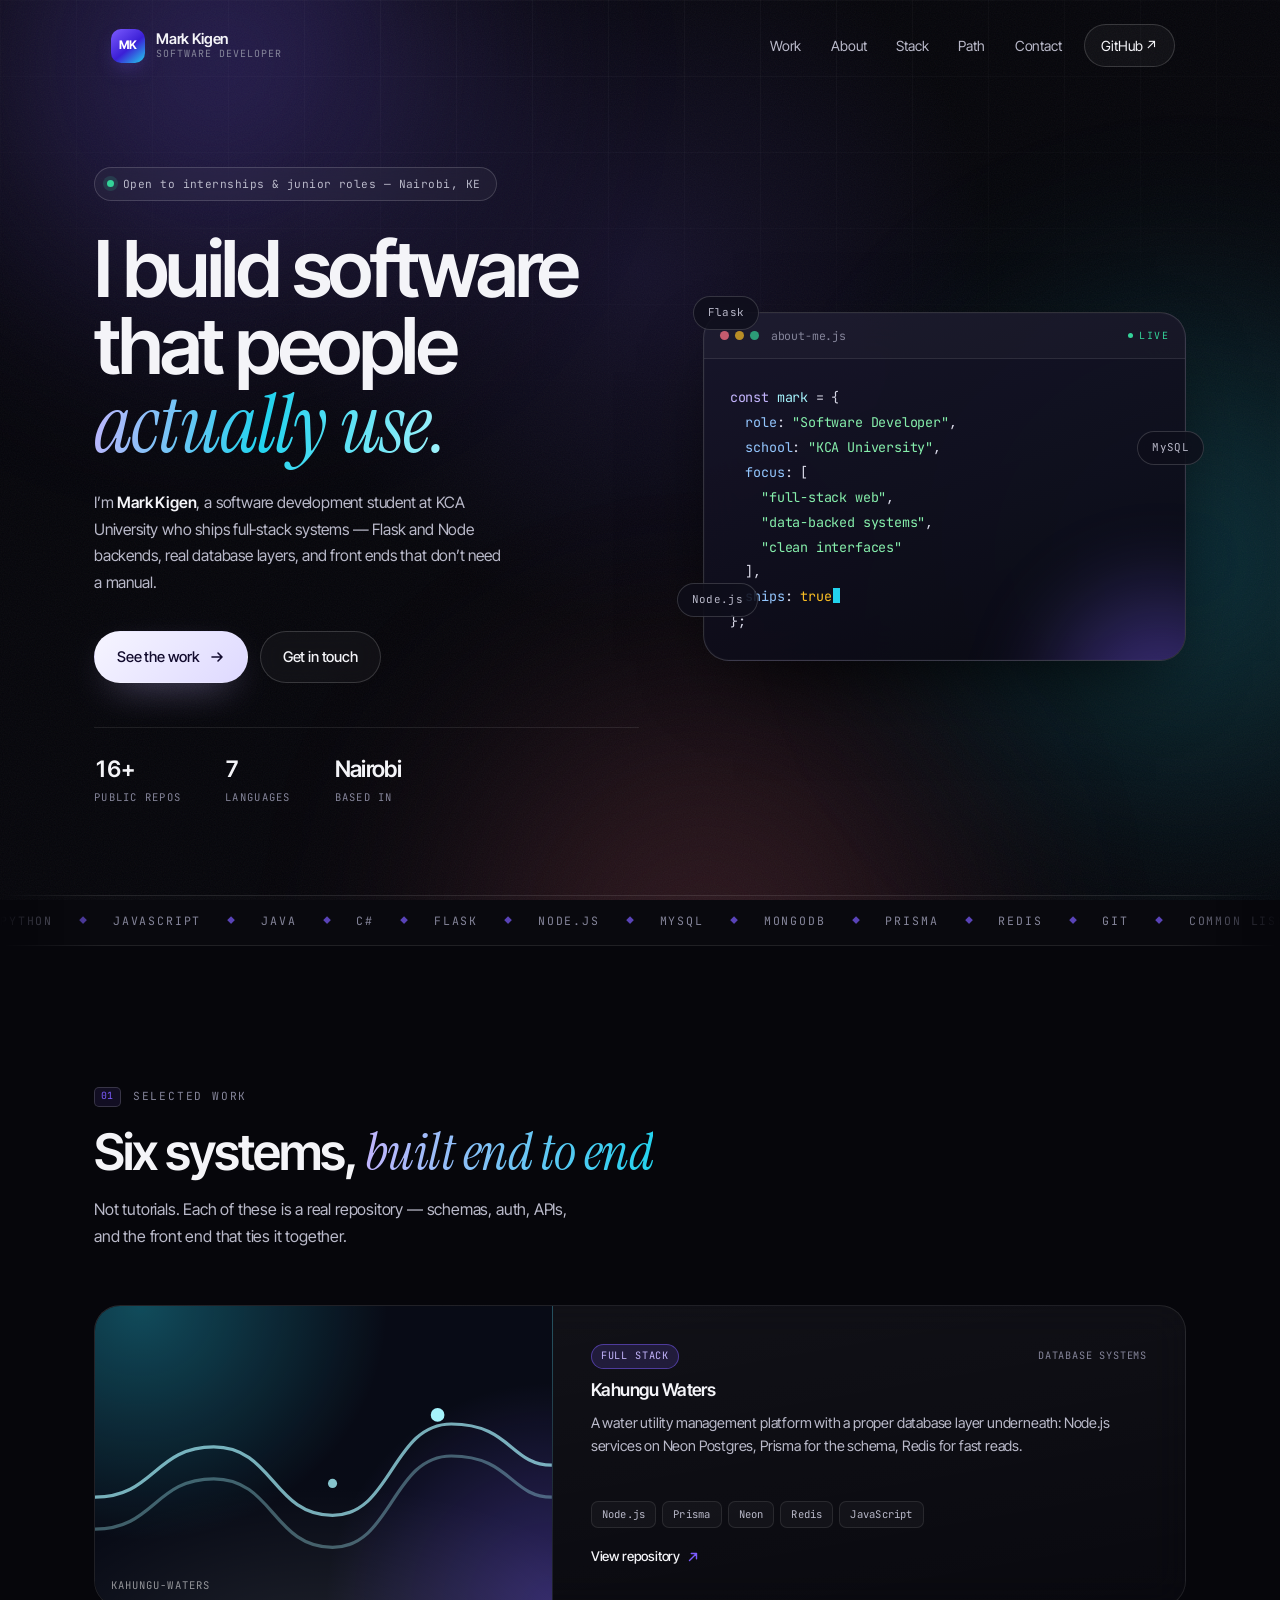
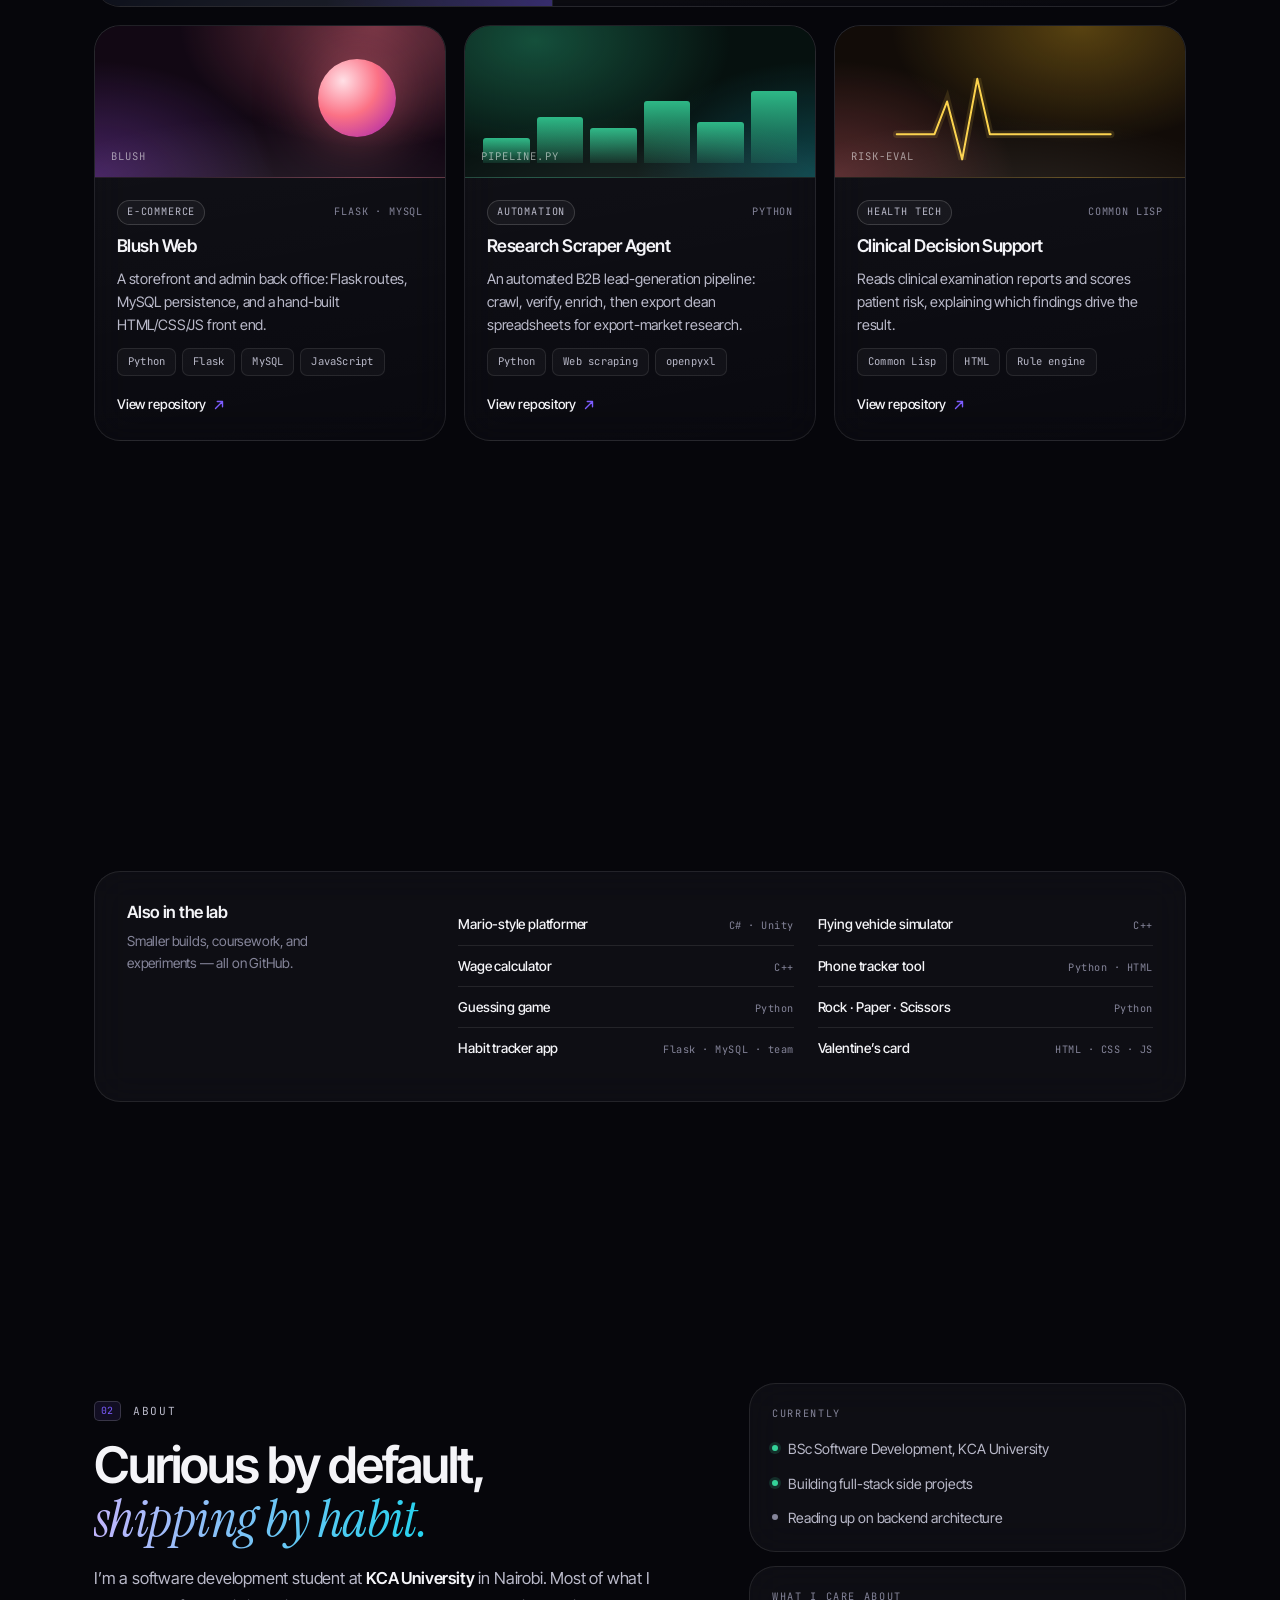
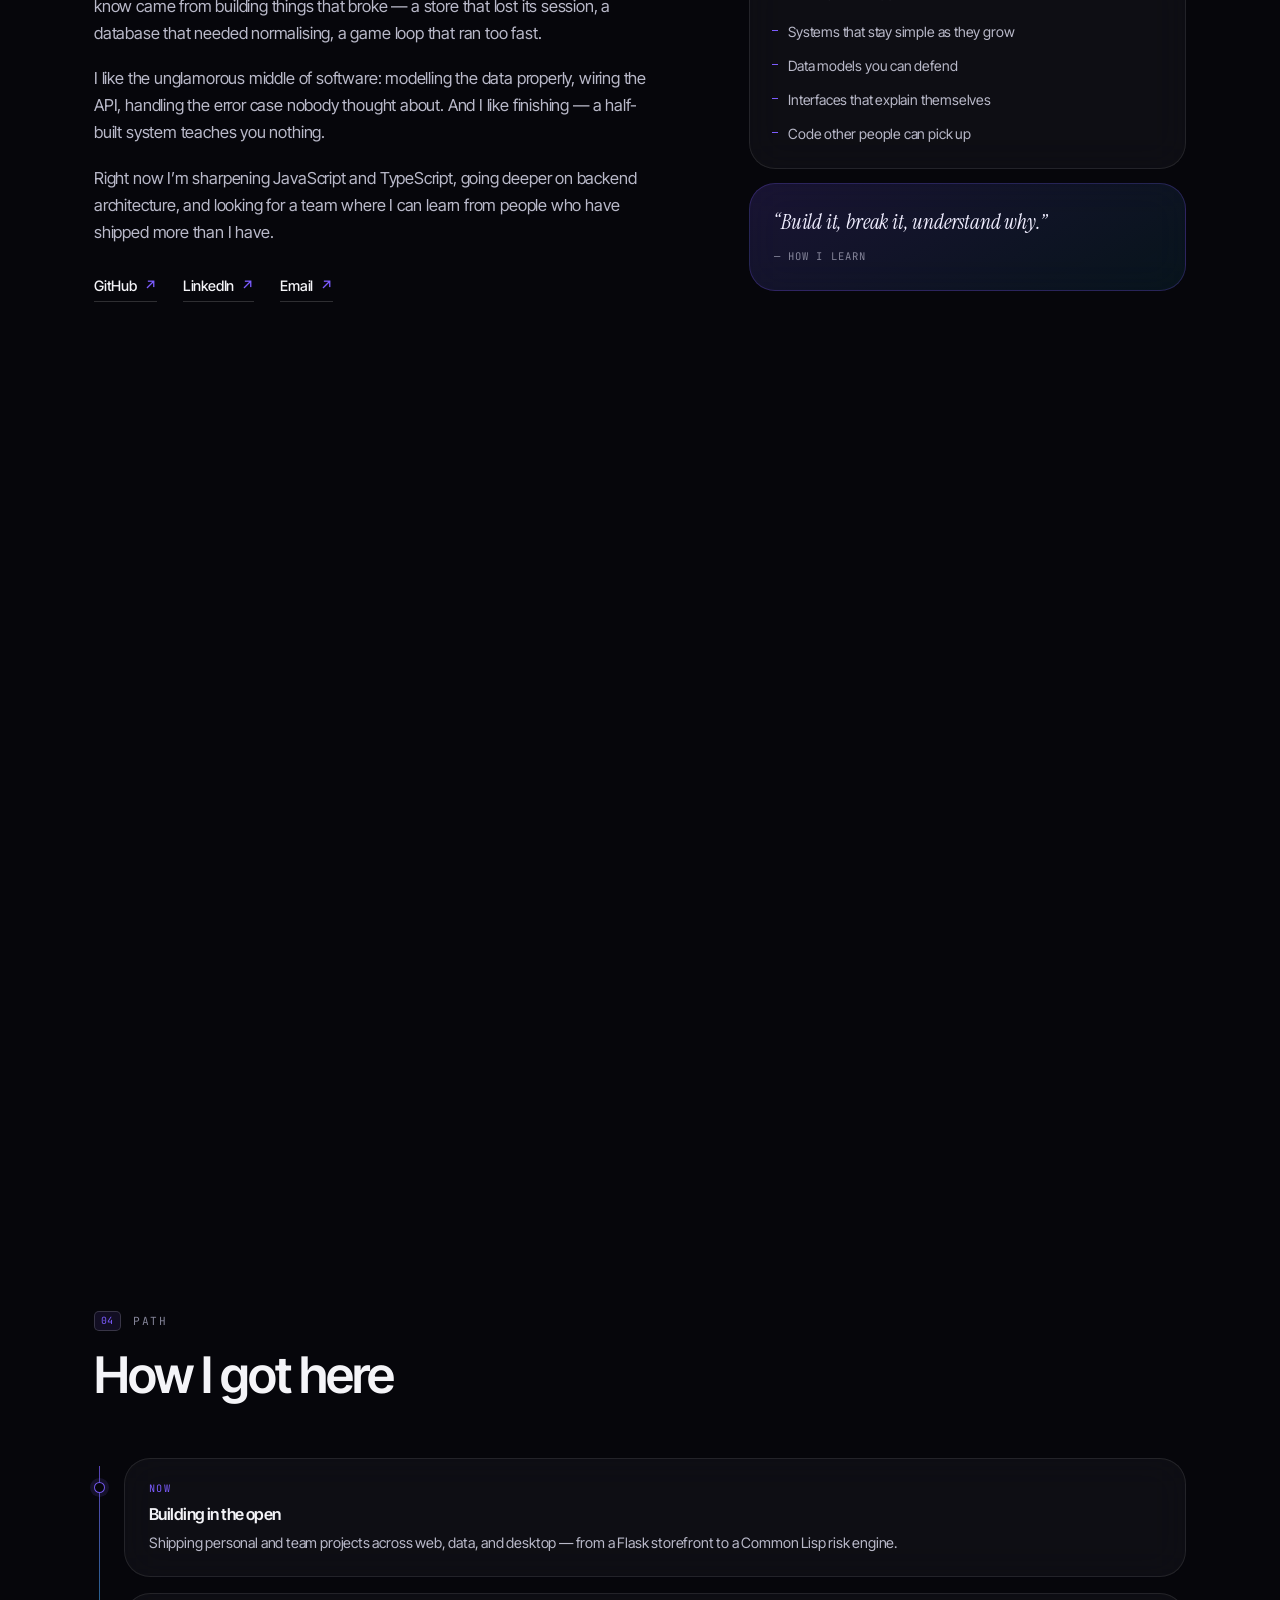
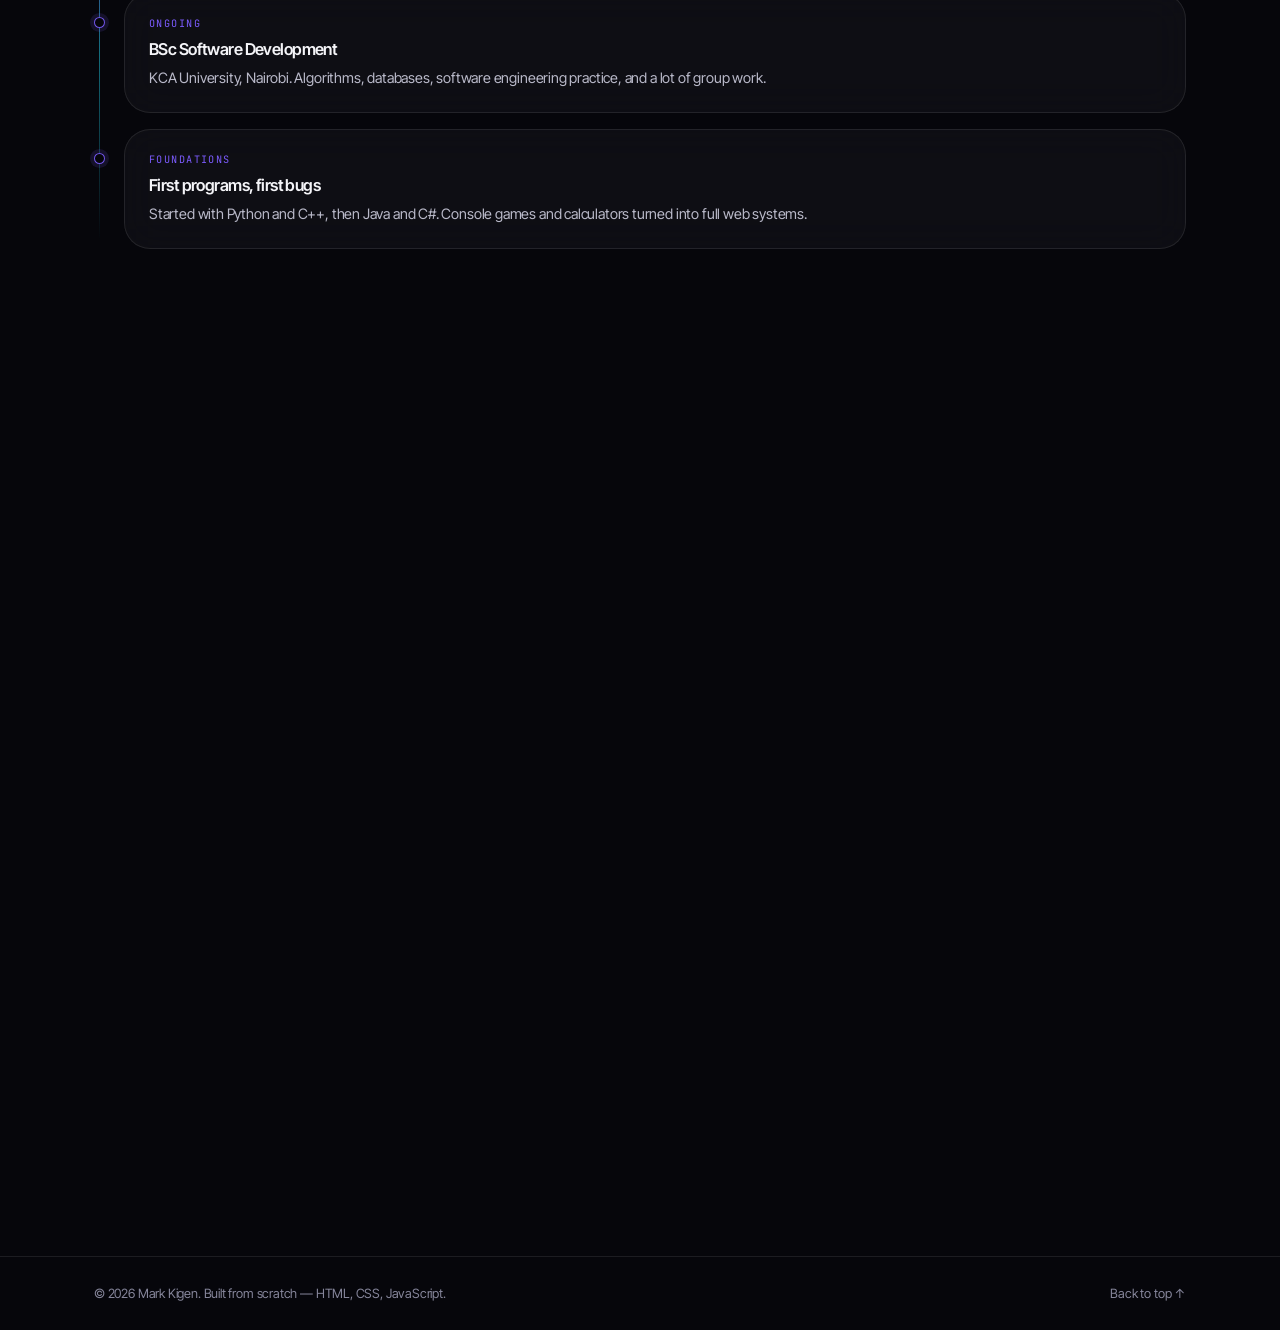
<file: index.html>
<!DOCTYPE html>
<html lang="en">
<head>
  <meta charset="UTF-8" />
  <meta name="viewport" content="width=device-width, initial-scale=1.0" />
  <title>Mark Kigen — Software Developer</title>

  <meta name="description" content="Mark Kigen — software developer in Nairobi, Kenya. I build full-stack systems: Flask and Node backends, MySQL, Prisma and Neon data layers, and interfaces that ship." />
  <meta name="author" content="Mark Kigen" />
  <meta name="theme-color" content="#06060b" />
  <link rel="canonical" href="https://kigenmark53.github.io/MyPortfolio/" />

  <meta property="og:type" content="website" />
  <meta property="og:title" content="Mark Kigen — Software Developer" />
  <meta property="og:description" content="Full-stack developer in Nairobi. Flask, Node, MySQL, Prisma, Java, Python — building systems that ship." />
  <meta property="og:url" content="https://kigenmark53.github.io/MyPortfolio/" />
  <meta property="og:image" content="https://kigenmark53.github.io/MyPortfolio/og-card.jpg" />
  <meta name="twitter:card" content="summary_large_image" />
  <meta name="twitter:title" content="Mark Kigen — Software Developer" />
  <meta name="twitter:description" content="Full-stack developer in Nairobi. Flask, Node, MySQL, Prisma, Java, Python." />
  <meta name="twitter:image" content="https://kigenmark53.github.io/MyPortfolio/og-card.jpg" />

  <link rel="icon" href="favicon.svg" type="image/svg+xml" />
  <link rel="apple-touch-icon" href="favicon.svg" />

  <link rel="preconnect" href="https://fonts.googleapis.com" />
  <link rel="preconnect" href="https://fonts.gstatic.com" crossorigin />
  <link href="https://fonts.googleapis.com/css2?family=Inter+Tight:wght@400;500;600;700&family=Instrument+Serif:ital@0;1&family=JetBrains+Mono:wght@400;500&display=swap" rel="stylesheet" />

  <link rel="stylesheet" href="style.css" />
  <noscript>
    <style>[data-reveal] { opacity: 1 !important; transform: none !important; }</style>
  </noscript>

  <script type="application/ld+json">
  {
    "@context": "https://schema.org",
    "@type": "Person",
    "name": "Mark Kigen",
    "jobTitle": "Software Developer",
    "email": "mailto:kigenmark53@gmail.com",
    "url": "https://kigenmark53.github.io/MyPortfolio/",
    "address": { "@type": "PostalAddress", "addressLocality": "Nairobi", "addressCountry": "KE" },
    "alumniOf": { "@type": "CollegeOrUniversity", "name": "KCA University" },
    "knowsAbout": ["Software Engineering", "JavaScript", "Python", "Java", "C#", "Flask", "Node.js", "MySQL", "MongoDB"],
    "sameAs": [
      "https://github.com/Kigenmark53",
      "https://www.linkedin.com/in/mark-kigen-806861365"
    ]
  }
  </script>
</head>
<body>
  <a class="skip-link" href="#main">Skip to content</a>

  <!-- ambient background -->
  <div class="scene" aria-hidden="true">
    <div class="aurora aurora--violet"></div>
    <div class="aurora aurora--cyan"></div>
    <div class="aurora aurora--rose"></div>
    <div class="grid-lines"></div>
    <div class="grain"></div>
    <div class="spotlight" id="spotlight"></div>
  </div>

  <header class="nav-wrap">
    <nav class="nav" id="nav" aria-label="Primary">
      <a class="brand" href="#top" aria-label="Mark Kigen — home">
        <span class="brand__mark">MK</span>
        <span class="brand__text">
          Mark Kigen
          <small>software developer</small>
        </span>
      </a>

      <button class="nav__toggle" id="navToggle" aria-expanded="false" aria-controls="navMenu" aria-label="Open menu">
        <span></span><span></span>
      </button>

      <div class="nav__menu" id="navMenu">
        <a href="#work" data-nav>Work</a>
        <a href="#about" data-nav>About</a>
        <a href="#stack" data-nav>Stack</a>
        <a href="#path" data-nav>Path</a>
        <a href="#contact" data-nav>Contact</a>
        <a class="nav__cta" href="https://github.com/Kigenmark53" target="_blank" rel="noopener">
          GitHub <span aria-hidden="true">↗</span>
        </a>
      </div>
    </nav>
  </header>

  <main id="main">
    <!-- ───────────────────────── HERO ───────────────────────── -->
    <section class="hero" id="top">
      <div class="shell hero__grid">
        <div class="hero__copy">
          <p class="pill reveal" data-reveal>
            <span class="dot" aria-hidden="true"></span>
            Open to internships &amp; junior roles — Nairobi, KE
          </p>

          <h1 class="hero__title reveal" data-reveal style="--d:.06s">
            I build software<br />
            that people<br />
            <em>actually use.</em>
          </h1>

          <p class="hero__lede reveal" data-reveal style="--d:.12s">
            I&rsquo;m <strong>Mark Kigen</strong>, a software development student at KCA University
            who ships full&#8209;stack systems — Flask and Node backends, real database layers,
            and front ends that don&rsquo;t need a manual.
          </p>

          <div class="hero__actions reveal" data-reveal style="--d:.18s">
            <a class="btn btn--primary" href="#work">
              <span>See the work</span>
              <svg width="16" height="16" viewBox="0 0 16 16" fill="none" aria-hidden="true"><path d="M3 8h10M9 4l4 4-4 4" stroke="currentColor" stroke-width="1.6" stroke-linecap="round" stroke-linejoin="round"/></svg>
            </a>
            <a class="btn btn--ghost" href="mailto:kigenmark53@gmail.com">Get in touch</a>
          </div>

          <dl class="hero__stats reveal" data-reveal style="--d:.24s">
            <div>
              <dt>Public repos</dt>
              <dd><span data-count="16">16</span>+</dd>
            </div>
            <div>
              <dt>Languages</dt>
              <dd><span data-count="7">7</span></dd>
            </div>
            <div>
              <dt>Based in</dt>
              <dd>Nairobi</dd>
            </div>
          </dl>
        </div>

        <div class="hero__visual reveal" data-reveal style="--d:.2s">
          <div class="code-card" data-tilt>
            <div class="code-card__bar">
              <span class="code-card__dots" aria-hidden="true"><i></i><i></i><i></i></span>
              <span class="code-card__file">about-me.js</span>
              <span class="code-card__live" aria-hidden="true">live</span>
            </div>
            <pre class="code"><code><span class="c-key">const</span> <span class="c-var">mark</span> = {
  <span class="c-prop">role</span>: <span class="c-str">"Software Developer"</span>,
  <span class="c-prop">school</span>: <span class="c-str">"KCA University"</span>,
  <span class="c-prop">focus</span>: [
    <span class="c-str">"full-stack web"</span>,
    <span class="c-str">"data-backed systems"</span>,
    <span class="c-str">"clean interfaces"</span>
  ],
  <span class="c-prop">ships</span>: <span class="c-bool">true</span><span class="caret" aria-hidden="true"></span>
};</code></pre>
            <div class="code-card__glow" aria-hidden="true"></div>
          </div>

          <div class="float-tag float-tag--a">Flask</div>
          <div class="float-tag float-tag--b">Node.js</div>
          <div class="float-tag float-tag--c">MySQL</div>
        </div>
      </div>

      <div class="marquee" aria-hidden="true">
        <div class="marquee__track">
          <div class="marquee__group"><span>Python</span><i>◆</i><span>JavaScript</span><i>◆</i><span>Java</span><i>◆</i><span>C#</span><i>◆</i><span>Flask</span><i>◆</i><span>Node.js</span><i>◆</i><span>MySQL</span><i>◆</i><span>MongoDB</span><i>◆</i><span>Prisma</span><i>◆</i><span>Redis</span><i>◆</i><span>Git</span><i>◆</i><span>Common Lisp</span><i>◆</i></div>
          <div class="marquee__group"><span>Python</span><i>◆</i><span>JavaScript</span><i>◆</i><span>Java</span><i>◆</i><span>C#</span><i>◆</i><span>Flask</span><i>◆</i><span>Node.js</span><i>◆</i><span>MySQL</span><i>◆</i><span>MongoDB</span><i>◆</i><span>Prisma</span><i>◆</i><span>Redis</span><i>◆</i><span>Git</span><i>◆</i><span>Common Lisp</span><i>◆</i></div>
        </div>
      </div>
    </section>

    <!-- ───────────────────────── WORK ───────────────────────── -->
    <section class="section" id="work">
      <div class="shell">
        <header class="section__head">
          <p class="eyebrow reveal" data-reveal><span>01</span> Selected work</p>
          <h2 class="section__title reveal" data-reveal style="--d:.05s">
            Six systems, <em>built end to end</em>
          </h2>
          <p class="section__lede reveal" data-reveal style="--d:.1s">
            Not tutorials. Each of these is a real repository — schemas, auth, APIs, and the
            front end that ties it together.
          </p>
        </header>

        <div class="work-grid">
          <!-- 1 -->
          <article class="card card--wide reveal" data-reveal data-tilt>
            <div class="card__art card__art--water" aria-hidden="true">
              <span class="card__art-label">Kahungu-Waters</span>
              <svg class="card__art-svg" viewBox="0 0 200 120" fill="none">
                <path d="M0 78c26 0 26-22 52-22s26 30 52 30 26-40 52-40 26 18 44 18" stroke="currentColor" stroke-width="1.4" opacity=".7"/>
                <path d="M0 92c26 0 26-22 52-22s26 30 52 30 26-40 52-40 26 18 44 18" stroke="currentColor" stroke-width="1.4" opacity=".35"/>
                <circle cx="150" cy="42" r="3" fill="currentColor"/>
                <circle cx="104" cy="72" r="2" fill="currentColor" opacity=".8"/>
              </svg>
            </div>
            <div class="card__body">
              <div class="card__meta"><span class="tag tag--live">Full stack</span><span class="card__year">Database systems</span></div>
              <h3>Kahungu Waters</h3>
              <p>
                A water utility management platform with a proper database layer underneath:
                Node.js services on Neon Postgres, Prisma for the schema, Redis for fast reads.
              </p>
              <ul class="chips">
                <li>Node.js</li><li>Prisma</li><li>Neon</li><li>Redis</li><li>JavaScript</li>
              </ul>
              <a class="card__link" href="https://github.com/Kigenmark53/Kahungu-Waters" target="_blank" rel="noopener">
                View repository
                <svg width="14" height="14" viewBox="0 0 16 16" fill="none" aria-hidden="true"><path d="M4 12L12 4M12 4H6M12 4v6" stroke="currentColor" stroke-width="1.6" stroke-linecap="round" stroke-linejoin="round"/></svg>
              </a>
            </div>
          </article>

          <!-- 2 -->
          <article class="card reveal" data-reveal style="--d:.06s" data-tilt>
            <div class="card__art card__art--blush" aria-hidden="true">
              <span class="card__art-label">Blush</span>
              <div class="card__art-orb"></div>
            </div>
            <div class="card__body">
              <div class="card__meta"><span class="tag">E-commerce</span><span class="card__year">Flask · MySQL</span></div>
              <h3>Blush Web</h3>
              <p>A storefront and admin back office: Flask routes, MySQL persistence, and a hand-built HTML/CSS/JS front end.</p>
              <ul class="chips"><li>Python</li><li>Flask</li><li>MySQL</li><li>JavaScript</li></ul>
              <a class="card__link" href="https://github.com/Kigenmark53/Blush-Web" target="_blank" rel="noopener">
                View repository
                <svg width="14" height="14" viewBox="0 0 16 16" fill="none" aria-hidden="true"><path d="M4 12L12 4M12 4H6M12 4v6" stroke="currentColor" stroke-width="1.6" stroke-linecap="round" stroke-linejoin="round"/></svg>
              </a>
            </div>
          </article>

          <!-- 3 -->
          <article class="card reveal" data-reveal style="--d:.1s" data-tilt>
            <div class="card__art card__art--scrape" aria-hidden="true">
              <span class="card__art-label">pipeline.py</span>
              <div class="card__art-bars"><i></i><i></i><i></i><i></i><i></i><i></i></div>
            </div>
            <div class="card__body">
              <div class="card__meta"><span class="tag">Automation</span><span class="card__year">Python</span></div>
              <h3>Research Scraper Agent</h3>
              <p>An automated B2B lead-generation pipeline: crawl, verify, enrich, then export clean spreadsheets for export-market research.</p>
              <ul class="chips"><li>Python</li><li>Web scraping</li><li>openpyxl</li></ul>
              <a class="card__link" href="https://github.com/Kigenmark53/Research-Scraper-Agent" target="_blank" rel="noopener">
                View repository
                <svg width="14" height="14" viewBox="0 0 16 16" fill="none" aria-hidden="true"><path d="M4 12L12 4M12 4H6M12 4v6" stroke="currentColor" stroke-width="1.6" stroke-linecap="round" stroke-linejoin="round"/></svg>
              </a>
            </div>
          </article>

          <!-- 4 -->
          <article class="card reveal" data-reveal style="--d:.14s" data-tilt>
            <div class="card__art card__art--clinic" aria-hidden="true">
              <span class="card__art-label">risk-eval</span>
              <svg class="card__art-svg" viewBox="0 0 200 120" fill="none">
                <path d="M10 86h30l10-26 12 46 12-64 10 44h96" stroke="currentColor" stroke-width="1.6" stroke-linecap="round" stroke-linejoin="round"/>
                <path d="M10 86h30l10-26 12 46 12-64 10 44h96" stroke="currentColor" stroke-width="6" opacity=".12" stroke-linecap="round"/>
              </svg>
            </div>
            <div class="card__body">
              <div class="card__meta"><span class="tag">Health tech</span><span class="card__year">Common Lisp</span></div>
              <h3>Clinical Decision Support</h3>
              <p>Reads clinical examination reports and scores patient risk, explaining which findings drive the result.</p>
              <ul class="chips"><li>Common Lisp</li><li>HTML</li><li>Rule engine</li></ul>
              <a class="card__link" href="https://github.com/Kigenmark53/Clinical_Decision_Support_System_Lisp" target="_blank" rel="noopener">
                View repository
                <svg width="14" height="14" viewBox="0 0 16 16" fill="none" aria-hidden="true"><path d="M4 12L12 4M12 4H6M12 4v6" stroke="currentColor" stroke-width="1.6" stroke-linecap="round" stroke-linejoin="round"/></svg>
              </a>
            </div>
          </article>

          <!-- 5 -->
          <article class="card card--half reveal" data-reveal style="--d:.18s" data-tilt>
            <div class="card__art card__art--infra" aria-hidden="true">
              <span class="card__art-label">topology</span>
              <svg class="card__art-svg" viewBox="0 0 200 120" fill="none">
                <rect x="18" y="22" width="34" height="20" rx="5" stroke="currentColor" stroke-width="1.3"/>
                <rect x="82" y="52" width="34" height="20" rx="5" stroke="currentColor" stroke-width="1.3"/>
                <rect x="148" y="26" width="34" height="20" rx="5" stroke="currentColor" stroke-width="1.3"/>
                <rect x="40" y="88" width="34" height="20" rx="5" stroke="currentColor" stroke-width="1.3" opacity=".55"/>
                <path d="M52 42v18h30M116 62v26H74M116 62h32V46" stroke="currentColor" stroke-width="1.2" opacity=".65" stroke-dasharray="3 3"/>
                <circle cx="99" cy="62" r="2.5" fill="currentColor"/>
              </svg>
            </div>
            <div class="card__body">
              <div class="card__meta"><span class="tag">Visualisation</span><span class="card__year">JavaScript</span></div>
              <h3>Infrastructure Simulator</h3>
              <p>Map out a server architecture on screen, then watch mock data flow between the nodes you placed.</p>
              <ul class="chips"><li>JavaScript</li><li>HTML</li><li>Interactive UI</li></ul>
              <a class="card__link" href="https://github.com/Kigenmark53/Infrastracture-Simulator-Api" target="_blank" rel="noopener">
                View repository
                <svg width="14" height="14" viewBox="0 0 16 16" fill="none" aria-hidden="true"><path d="M4 12L12 4M12 4H6M12 4v6" stroke="currentColor" stroke-width="1.6" stroke-linecap="round" stroke-linejoin="round"/></svg>
              </a>
            </div>
          </article>

          <!-- 6 -->
          <article class="card card--half reveal" data-reveal style="--d:.22s" data-tilt>
            <div class="card__art card__art--library" aria-hidden="true">
              <span class="card__art-label">Java EE</span>
              <div class="card__art-shelves"><i></i><i></i><i></i><i></i></div>
            </div>
            <div class="card__body">
              <div class="card__meta"><span class="tag">Enterprise</span><span class="card__year">Java EE</span></div>
              <h3>Library Management System</h3>
              <p>A web library platform on the Java EE stack with Apache Derby — secure sign-in, role-aware access, and catalogue operations.</p>
              <ul class="chips"><li>Java EE</li><li>Apache Derby</li><li>JDBC</li><li>HTML</li></ul>
              <a class="card__link" href="https://github.com/Kigenmark53/Library-Management-System-Java" target="_blank" rel="noopener">
                View repository
                <svg width="14" height="14" viewBox="0 0 16 16" fill="none" aria-hidden="true"><path d="M4 12L12 4M12 4H6M12 4v6" stroke="currentColor" stroke-width="1.6" stroke-linecap="round" stroke-linejoin="round"/></svg>
              </a>
            </div>
          </article>
        </div>

        <!-- lab -->
        <div class="lab glass reveal" data-reveal>
          <div class="lab__head">
            <h3>Also in the lab</h3>
            <p>Smaller builds, coursework, and experiments — all on GitHub.</p>
          </div>
          <ul class="lab__list">
            <li><a class="lab__row" href="https://github.com/Kigenmark53/Gaming-project-mario" target="_blank" rel="noopener"><strong>Mario-style platformer</strong><span>C# · Unity</span></a></li>
            <li><a class="lab__row" href="https://github.com/Kigenmark53/flying-car-cpp" target="_blank" rel="noopener"><strong>Flying vehicle simulator</strong><span>C++</span></a></li>
            <li><div class="lab__row"><strong>Wage calculator</strong><span>C++</span></div></li>
            <li><a class="lab__row" href="https://github.com/Kigenmark53/Simple-phoneTracker4you" target="_blank" rel="noopener"><strong>Phone tracker tool</strong><span>Python · HTML</span></a></li>
            <li><div class="lab__row"><strong>Guessing game</strong><span>Python</span></div></li>
            <li><div class="lab__row"><strong>Rock · Paper · Scissors</strong><span>Python</span></div></li>
            <li><div class="lab__row"><strong>Habit tracker app</strong><span>Flask · MySQL · team</span></div></li>
            <li><a class="lab__row" href="https://github.com/Kigenmark53/Val" target="_blank" rel="noopener"><strong>Valentine&rsquo;s card</strong><span>HTML · CSS · JS</span></a></li>
          </ul>
        </div>
      </div>
    </section>

    <!-- ───────────────────────── ABOUT ───────────────────────── -->
    <section class="section" id="about">
      <div class="shell about">
        <div class="about__copy">
          <p class="eyebrow reveal" data-reveal><span>02</span> About</p>
          <h2 class="section__title reveal" data-reveal style="--d:.05s">
            Curious by default,<br /><em>shipping by habit.</em>
          </h2>
          <p class="reveal" data-reveal style="--d:.1s">
            I&rsquo;m a software development student at <strong>KCA University</strong> in Nairobi. Most of
            what I know came from building things that broke — a store that lost its session, a
            database that needed normalising, a game loop that ran too fast.
          </p>
          <p class="reveal" data-reveal style="--d:.14s">
            I like the unglamorous middle of software: modelling the data properly, wiring the API,
            handling the error case nobody thought about. And I like finishing — a half-built system
            teaches you nothing.
          </p>
          <p class="reveal" data-reveal style="--d:.18s">
            Right now I&rsquo;m sharpening JavaScript and TypeScript, going deeper on backend
            architecture, and looking for a team where I can learn from people who have shipped
            more than I have.
          </p>
          <div class="about__links reveal" data-reveal style="--d:.22s">
            <a class="link-arrow" href="https://github.com/Kigenmark53" target="_blank" rel="noopener">GitHub <span aria-hidden="true">↗</span></a>
            <a class="link-arrow" href="https://www.linkedin.com/in/mark-kigen-806861365" target="_blank" rel="noopener">LinkedIn <span aria-hidden="true">↗</span></a>
            <a class="link-arrow" href="mailto:kigenmark53@gmail.com">Email <span aria-hidden="true">↗</span></a>
          </div>
        </div>

        <aside class="about__side">
          <div class="glass now-card reveal" data-reveal style="--d:.1s">
            <p class="now-card__label">Currently</p>
            <ul>
              <li><span class="now-dot now-dot--on"></span> BSc Software Development, KCA University</li>
              <li><span class="now-dot now-dot--on"></span> Building full-stack side projects</li>
              <li><span class="now-dot"></span> Reading up on backend architecture</li>
            </ul>
          </div>

          <div class="glass now-card reveal" data-reveal style="--d:.16s">
            <p class="now-card__label">What I care about</p>
            <ul class="care-list">
              <li>Systems that stay simple as they grow</li>
              <li>Data models you can defend</li>
              <li>Interfaces that explain themselves</li>
              <li>Code other people can pick up</li>
            </ul>
          </div>

          <div class="glass quote-card reveal" data-reveal style="--d:.22s">
            <blockquote>
              &ldquo;Build it, break it, understand why.&rdquo;
            </blockquote>
            <cite>— how I learn</cite>
          </div>
        </aside>
      </div>
    </section>

    <!-- ───────────────────────── STACK ───────────────────────── -->
    <section class="section" id="stack">
      <div class="shell">
        <header class="section__head">
          <p class="eyebrow reveal" data-reveal><span>03</span> Stack</p>
          <h2 class="section__title reveal" data-reveal style="--d:.05s">Tools I reach for</h2>
        </header>

        <div class="stack-grid">
          <div class="glass stack-card reveal" data-reveal>
            <div class="stack-card__icon stack-card__icon--violet" aria-hidden="true">
              <svg viewBox="0 0 24 24" fill="none"><path d="M4 5h16M4 12h16M4 19h10" stroke="currentColor" stroke-width="1.7" stroke-linecap="round"/></svg>
            </div>
            <h3>Front end</h3>
            <ul class="chips chips--wrap">
              <li>HTML5</li><li>CSS3</li><li>JavaScript</li><li>Responsive design</li><li>DOM &amp; animation</li>
            </ul>
          </div>

          <div class="glass stack-card reveal" data-reveal style="--d:.06s">
            <div class="stack-card__icon stack-card__icon--cyan" aria-hidden="true">
              <svg viewBox="0 0 24 24" fill="none"><rect x="3" y="4" width="18" height="7" rx="2" stroke="currentColor" stroke-width="1.7"/><rect x="3" y="14" width="18" height="6" rx="2" stroke="currentColor" stroke-width="1.7"/><circle cx="7" cy="7.5" r="1" fill="currentColor"/><circle cx="7" cy="17" r="1" fill="currentColor"/></svg>
            </div>
            <h3>Back end</h3>
            <ul class="chips chips--wrap">
              <li>Python</li><li>Flask</li><li>Node.js</li><li>Java EE</li><li>REST APIs</li><li>Auth</li>
            </ul>
          </div>

          <div class="glass stack-card reveal" data-reveal style="--d:.12s">
            <div class="stack-card__icon stack-card__icon--rose" aria-hidden="true">
              <svg viewBox="0 0 24 24" fill="none"><ellipse cx="12" cy="6" rx="8" ry="3" stroke="currentColor" stroke-width="1.7"/><path d="M4 6v6c0 1.7 3.6 3 8 3s8-1.3 8-3V6M4 12v6c0 1.7 3.6 3 8 3s8-1.3 8-3v-6" stroke="currentColor" stroke-width="1.7"/></svg>
            </div>
            <h3>Data</h3>
            <ul class="chips chips--wrap">
              <li>MySQL</li><li>MongoDB</li><li>PostgreSQL (Neon)</li><li>Prisma</li><li>Redis</li><li>Apache Derby</li>
            </ul>
          </div>

          <div class="glass stack-card reveal" data-reveal style="--d:.18s">
            <div class="stack-card__icon stack-card__icon--emerald" aria-hidden="true">
              <svg viewBox="0 0 24 24" fill="none"><circle cx="12" cy="12" r="8.5" stroke="currentColor" stroke-width="1.7"/><path d="M12 7v5l3.5 2" stroke="currentColor" stroke-width="1.7" stroke-linecap="round"/></svg>
            </div>
            <h3>Languages &amp; craft</h3>
            <ul class="chips chips--wrap">
              <li>C#</li><li>C++</li><li>Java</li><li>Common Lisp</li><li>Git</li><li>GitHub</li>
            </ul>
          </div>
        </div>

        <p class="stack-note reveal" data-reveal>
          Also comfortable with: team collaboration, debugging under pressure, reading other people&rsquo;s code,
          and explaining a technical decision in plain language.
        </p>
      </div>
    </section>

    <!-- ───────────────────────── PATH ───────────────────────── -->
    <section class="section" id="path">
      <div class="shell">
        <header class="section__head">
          <p class="eyebrow reveal" data-reveal><span>04</span> Path</p>
          <h2 class="section__title reveal" data-reveal style="--d:.05s">How I got here</h2>
        </header>

        <ol class="timeline">
          <li class="timeline__item reveal" data-reveal>
            <span class="timeline__dot" aria-hidden="true"></span>
            <div class="timeline__body glass">
              <p class="timeline__when">Now</p>
              <h3>Building in the open</h3>
              <p>Shipping personal and team projects across web, data, and desktop — from a Flask storefront to a Common Lisp risk engine.</p>
            </div>
          </li>
          <li class="timeline__item reveal" data-reveal style="--d:.06s">
            <span class="timeline__dot" aria-hidden="true"></span>
            <div class="timeline__body glass">
              <p class="timeline__when">Ongoing</p>
              <h3>BSc Software Development</h3>
              <p>KCA University, Nairobi. Algorithms, databases, software engineering practice, and a lot of group work.</p>
            </div>
          </li>
          <li class="timeline__item reveal" data-reveal style="--d:.12s">
            <span class="timeline__dot" aria-hidden="true"></span>
            <div class="timeline__body glass">
              <p class="timeline__when">Foundations</p>
              <h3>First programs, first bugs</h3>
              <p>Started with Python and C++, then Java and C#. Console games and calculators turned into full web systems.</p>
            </div>
          </li>
        </ol>
      </div>
    </section>

    <!-- ───────────────────────── CONTACT ───────────────────────── -->
    <section class="section section--contact" id="contact">
      <div class="shell">
        <div class="contact glass reveal" data-reveal>
          <div class="contact__glow" aria-hidden="true"></div>
          <p class="eyebrow"><span>05</span> Contact</p>
          <h2 class="contact__title">
            Got something worth<br /><em>building?</em>
          </h2>
          <p class="contact__lede">
            I&rsquo;m looking for an internship or junior developer role where I can contribute
            from day one and keep learning. Freelance and collaboration enquiries are welcome too.
          </p>

          <div class="contact__actions">
            <a class="btn btn--primary btn--lg" href="mailto:kigenmark53@gmail.com">
              kigenmark53@gmail.com
              <svg width="16" height="16" viewBox="0 0 16 16" fill="none" aria-hidden="true"><path d="M3 8h10M9 4l4 4-4 4" stroke="currentColor" stroke-width="1.6" stroke-linecap="round" stroke-linejoin="round"/></svg>
            </a>
            <button class="btn btn--ghost" type="button" data-copy="kigenmark53@gmail.com" id="copyEmail">
              <span class="btn__text">Copy address</span>
            </button>
          </div>

          <ul class="contact__list">
            <li>
              <span class="contact__k">GitHub</span>
              <a href="https://github.com/Kigenmark53" target="_blank" rel="noopener">github.com/Kigenmark53 <span aria-hidden="true">↗</span></a>
            </li>
            <li>
              <span class="contact__k">LinkedIn</span>
              <a href="https://www.linkedin.com/in/mark-kigen-806861365" target="_blank" rel="noopener">in/mark-kigen-806861365 <span aria-hidden="true">↗</span></a>
            </li>
            <li>
              <span class="contact__k">WhatsApp / Telegram</span>
              <a href="https://wa.me/254725127562" target="_blank" rel="noopener">+254 725 127 562 <span aria-hidden="true">↗</span></a>
            </li>
            <li>
              <span class="contact__k">Location</span>
              <span class="contact__v">Nairobi, Kenya · EAT (UTC+3)</span>
            </li>
          </ul>
        </div>
      </div>
    </section>
  </main>

  <footer class="footer">
    <div class="shell footer__inner">
      <p>© <span id="year">2026</span> Mark Kigen. Built from scratch — HTML, CSS, JavaScript.</p>
      <p class="footer__top"><a href="#top">Back to top <span aria-hidden="true">↑</span></a></p>
    </div>
  </footer>

  <script src="script.js" defer></script>
</body>
</html>
</file>
<file: style.css>
/* ==========================================================================
   Mark Kigen — portfolio
   A single stylesheet: tokens, ambient scene, glass surfaces, sections.
   ========================================================================== */

/* ---------- tokens ---------- */
:root {
  --bg: #06060b;
  --bg-2: #0a0a13;
  --ink: #f4f4f8;
  --ink-2: #b9b9c9;
  --ink-3: #85859a;
  --line: rgba(255, 255, 255, 0.09);
  --line-2: rgba(255, 255, 255, 0.16);

  --violet: #7c5cff;
  --cyan: #22d3ee;
  --rose: #fb7185;
  --emerald: #34d399;
  --amber: #fbbf24;

  --glass: rgba(255, 255, 255, 0.035);
  --glass-2: rgba(255, 255, 255, 0.055);
  --blur: 18px;

  --r-sm: 12px;
  --r-md: 18px;
  --r-lg: 26px;
  --r-xl: 34px;

  --shell: 1180px;
  --pad: clamp(20px, 5vw, 44px);

  --font: "Inter Tight", ui-sans-serif, system-ui, -apple-system, "Segoe UI", Roboto, Arial, sans-serif;
  --serif: "Instrument Serif", ui-serif, Georgia, "Times New Roman", serif;
  --mono: "JetBrains Mono", ui-monospace, SFMono-Regular, Menlo, Consolas, monospace;

  --ease: cubic-bezier(0.22, 1, 0.36, 1);
  --shadow: 0 30px 80px -30px rgba(0, 0, 0, 0.85);
}

/* ---------- reset ---------- */
*,
*::before,
*::after { box-sizing: border-box; }

html {
  scroll-behavior: smooth;
  -webkit-text-size-adjust: 100%;
}

body {
  margin: 0;
  background: var(--bg);
  color: var(--ink);
  font-family: var(--font);
  font-size: clamp(0.95rem, 0.55vw + 0.82rem, 1.03rem);
  line-height: 1.65;
  letter-spacing: -0.011em;
  -webkit-font-smoothing: antialiased;
  overflow-x: hidden;
}

img, svg { display: block; max-width: 100%; }
a { color: inherit; text-decoration: none; }
button { font: inherit; color: inherit; }
h1, h2, h3, h4 { margin: 0; line-height: 1.04; letter-spacing: -0.035em; font-weight: 600; }
p { margin: 0; }
ul, ol { margin: 0; padding: 0; list-style: none; }
em { font-family: var(--serif); font-style: italic; font-weight: 400; letter-spacing: -0.01em; }
strong { font-weight: 600; color: var(--ink); }
::selection { background: rgba(124, 92, 255, 0.45); color: #fff; }

:focus-visible {
  outline: 2px solid var(--cyan);
  outline-offset: 3px;
  border-radius: 6px;
}

.skip-link {
  position: fixed;
  top: 10px; left: 50%;
  translate: -50% -200%;
  z-index: 999;
  padding: 10px 18px;
  border-radius: 999px;
  background: var(--ink);
  color: #000;
  font-size: 0.85rem;
  font-weight: 600;
  transition: translate 0.25s var(--ease);
}
.skip-link:focus { translate: -50% 0; }

/* ---------- layout ---------- */
.shell {
  width: 100%;
  max-width: var(--shell);
  margin-inline: auto;
  padding-inline: var(--pad);
}

.section {
  position: relative;
  padding-block: clamp(80px, 11vw, 150px);
}

.glass {
  position: relative;
  background: var(--glass);
  border: 1px solid var(--line);
  border-radius: var(--r-lg);
  backdrop-filter: blur(var(--blur)) saturate(130%);
  -webkit-backdrop-filter: blur(var(--blur)) saturate(130%);
}

/* ---------- ambient scene ---------- */
.scene {
  position: fixed;
  inset: 0;
  z-index: 0;
  pointer-events: none;
  overflow: hidden;
}

.aurora {
  position: absolute;
  width: 62vw;
  aspect-ratio: 1;
  border-radius: 50%;
  filter: blur(90px);
  opacity: 0.5;
  will-change: transform;
}
.aurora--violet {
  top: -26vw;
  left: -14vw;
  background: radial-gradient(circle at 50% 50%, rgba(124, 92, 255, 0.72), transparent 62%);
  animation: drift-a 26s ease-in-out infinite alternate;
}
.aurora--cyan {
  top: 18vh;
  right: -24vw;
  background: radial-gradient(circle at 50% 50%, rgba(34, 211, 238, 0.5), transparent 62%);
  animation: drift-b 32s ease-in-out infinite alternate;
}
.aurora--rose {
  bottom: -34vw;
  left: 24vw;
  background: radial-gradient(circle at 50% 50%, rgba(251, 113, 133, 0.42), transparent 64%);
  animation: drift-c 38s ease-in-out infinite alternate;
}

@keyframes drift-a {
  to { transform: translate3d(10vw, 8vh, 0) scale(1.15); }
}
@keyframes drift-b {
  to { transform: translate3d(-12vw, 12vh, 0) scale(1.1); }
}
@keyframes drift-c {
  to { transform: translate3d(8vw, -10vh, 0) scale(1.2); }
}

.grid-lines {
  position: absolute;
  inset: 0;
  background-image:
    linear-gradient(to right, rgba(255, 255, 255, 0.028) 1px, transparent 1px),
    linear-gradient(to bottom, rgba(255, 255, 255, 0.028) 1px, transparent 1px);
  background-size: 76px 76px;
  mask-image: radial-gradient(ellipse 90% 60% at 50% 0%, #000 20%, transparent 78%);
  -webkit-mask-image: radial-gradient(ellipse 90% 60% at 50% 0%, #000 20%, transparent 78%);
}

.grain {
  position: absolute;
  inset: -50%;
  opacity: 0.05;
  background-image: url("data:image/svg+xml,%3Csvg xmlns='http://www.w3.org/2000/svg' width='160' height='160'%3E%3Cfilter id='n'%3E%3CfeTurbulence type='fractalNoise' baseFrequency='0.85' numOctaves='3'/%3E%3C/filter%3E%3Crect width='160' height='160' filter='url(%23n)'/%3E%3C/svg%3E");
  animation: grain 6s steps(6) infinite;
}
@keyframes grain {
  0% { transform: translate(0, 0); }
  33% { transform: translate(-3%, 2%); }
  66% { transform: translate(2%, -3%); }
  100% { transform: translate(0, 0); }
}

.spotlight {
  position: absolute;
  inset: 0;
  background: radial-gradient(
    520px circle at var(--mx, 50%) var(--my, 30%),
    rgba(124, 92, 255, 0.13),
    transparent 68%
  );
  transition: opacity 0.4s ease;
}

/* content sits above the scene */
.nav-wrap, main, .footer { position: relative; z-index: 1; }

/* ---------- nav ---------- */
.nav-wrap {
  position: sticky;
  top: 0;
  z-index: 50;
  padding-top: 14px;
}

.nav {
  display: flex;
  align-items: center;
  justify-content: space-between;
  gap: 18px;
  width: min(var(--shell) - var(--pad) * 2, 100% - var(--pad));
  margin-inline: auto;
  padding: 9px 10px 9px 16px;
  border: 1px solid transparent;
  border-radius: 999px;
  transition: background 0.4s var(--ease), border-color 0.4s var(--ease),
    box-shadow 0.4s var(--ease), backdrop-filter 0.4s var(--ease);
}

.nav.is-stuck {
  background: rgba(10, 10, 19, 0.62);
  border-color: var(--line);
  backdrop-filter: blur(16px) saturate(140%);
  -webkit-backdrop-filter: blur(16px) saturate(140%);
  box-shadow: 0 18px 50px -30px rgba(0, 0, 0, 0.9);
}

.brand { display: flex; align-items: center; gap: 11px; min-width: 0; }

.brand__mark {
  display: grid;
  place-items: center;
  width: 34px; height: 34px;
  flex: none;
  border-radius: 10px;
  background: linear-gradient(140deg, var(--violet), #3b1fd6 55%, var(--cyan));
  font-size: 0.74rem;
  font-weight: 700;
  letter-spacing: 0.02em;
  color: #fff;
  box-shadow: 0 8px 22px -10px rgba(124, 92, 255, 0.9);
}

.brand__text {
  display: flex;
  flex-direction: column;
  font-size: 0.92rem;
  font-weight: 600;
  line-height: 1.15;
  white-space: nowrap;
}
.brand__text small {
  font-family: var(--mono);
  font-size: 0.62rem;
  font-weight: 400;
  letter-spacing: 0.1em;
  text-transform: uppercase;
  color: var(--ink-3);
}

.nav__menu { display: flex; align-items: center; gap: 4px; }

.nav__menu > a {
  position: relative;
  padding: 8px 13px;
  border-radius: 999px;
  font-size: 0.875rem;
  color: var(--ink-2);
  transition: color 0.25s ease, background 0.25s ease;
}
.nav__menu > a:hover { color: var(--ink); background: rgba(255, 255, 255, 0.06); }
.nav__menu > a.is-active { color: var(--ink); }
.nav__menu > a.is-active::after {
  content: "";
  position: absolute;
  left: 50%; bottom: 2px;
  translate: -50% 0;
  width: 16px; height: 2px;
  border-radius: 2px;
  background: linear-gradient(90deg, var(--violet), var(--cyan));
}

.nav__menu > a.nav__cta {
  margin-left: 6px;
  padding: 9px 16px;
  color: var(--ink);
  border: 1px solid var(--line-2);
  background: rgba(255, 255, 255, 0.04);
}
.nav__menu > a.nav__cta:hover {
  border-color: rgba(124, 92, 255, 0.6);
  background: rgba(124, 92, 255, 0.16);
}

.nav__toggle {
  display: none;
  position: relative;
  width: 42px; height: 42px;
  border: 1px solid var(--line-2);
  border-radius: 50%;
  background: rgba(255, 255, 255, 0.05);
  cursor: pointer;
}
.nav__toggle span {
  position: absolute;
  left: 50%; top: 50%;
  width: 16px; height: 1.6px;
  background: var(--ink);
  border-radius: 2px;
  translate: -50% -50%;
  transition: transform 0.3s var(--ease), opacity 0.3s ease;
}
.nav__toggle span:first-child { transform: translateY(-4px); }
.nav__toggle span:last-child { transform: translateY(4px); }
.nav__toggle[aria-expanded="true"] span:first-child { transform: rotate(45deg); }
.nav__toggle[aria-expanded="true"] span:last-child { transform: rotate(-45deg); }

/* ---------- hero ---------- */
.hero {
  position: relative;
  padding-top: clamp(48px, 7vw, 92px);
  padding-bottom: 0;
}

.hero__grid {
  display: grid;
  grid-template-columns: minmax(0, 1.06fr) minmax(0, 0.94fr);
  align-items: center;
  gap: clamp(30px, 5vw, 64px);
  padding-bottom: clamp(56px, 7vw, 88px);
}

.pill {
  display: inline-flex;
  align-items: center;
  gap: 9px;
  padding: 7px 15px 7px 12px;
  border: 1px solid var(--line-2);
  border-radius: 999px;
  background: rgba(255, 255, 255, 0.04);
  backdrop-filter: blur(10px);
  font-family: var(--mono);
  font-size: 0.7rem;
  letter-spacing: 0.04em;
  color: var(--ink-2);
}

.dot {
  width: 7px; height: 7px;
  border-radius: 50%;
  background: var(--emerald);
  box-shadow: 0 0 0 4px rgba(52, 211, 153, 0.16);
  animation: pulse 2.6s ease-in-out infinite;
}
@keyframes pulse {
  50% { box-shadow: 0 0 0 8px rgba(52, 211, 153, 0); }
}

.hero__title {
  margin-top: clamp(20px, 3vw, 30px);
  font-size: clamp(2.6rem, 6.4vw, 4.9rem);
  font-weight: 600;
  letter-spacing: -0.045em;
  line-height: 0.98;
}
.hero__title em {
  background: linear-gradient(100deg, #c4b5fd 0%, var(--cyan) 48%, #a5f3fc 100%);
  -webkit-background-clip: text;
  background-clip: text;
  color: transparent;
  font-size: 1.03em;
}

.hero__lede {
  max-width: 46ch;
  margin-top: clamp(18px, 2.4vw, 26px);
  font-size: clamp(0.98rem, 1.1vw, 1.09rem);
  color: var(--ink-2);
  line-height: 1.7;
}
.hero__lede strong { color: var(--ink); }

.hero__actions {
  display: flex;
  flex-wrap: wrap;
  gap: 12px;
  margin-top: clamp(24px, 3vw, 34px);
}

.btn {
  position: relative;
  display: inline-flex;
  align-items: center;
  gap: 9px;
  padding: 13px 22px;
  border: 1px solid transparent;
  border-radius: 999px;
  font-size: 0.92rem;
  font-weight: 500;
  cursor: pointer;
  overflow: hidden;
  transition: transform 0.3s var(--ease), box-shadow 0.3s var(--ease),
    background 0.3s ease, border-color 0.3s ease, color 0.3s ease;
}
.btn svg { transition: transform 0.3s var(--ease); }
.btn:hover svg { transform: translateX(3px); }

.btn--primary {
  background: linear-gradient(135deg, #f6f5ff 0%, #ded9ff 100%);
  color: #120b2e;
  box-shadow: 0 14px 40px -18px rgba(196, 181, 253, 0.75);
}
.btn--primary:hover {
  transform: translateY(-2px);
  box-shadow: 0 20px 50px -18px rgba(196, 181, 253, 0.95);
}

.btn--ghost {
  border-color: var(--line-2);
  background: rgba(255, 255, 255, 0.035);
  color: var(--ink);
  backdrop-filter: blur(10px);
}
.btn--ghost:hover {
  transform: translateY(-2px);
  border-color: rgba(255, 255, 255, 0.32);
  background: rgba(255, 255, 255, 0.08);
}

.btn--lg { padding: 15px 26px; font-size: 0.98rem; }

.hero__stats {
  display: flex;
  flex-wrap: wrap;
  gap: clamp(20px, 4vw, 44px);
  margin: clamp(30px, 4vw, 44px) 0 0;
  padding-top: 22px;
  border-top: 1px solid var(--line);
}
.hero__stats div { display: flex; flex-direction: column-reverse; gap: 2px; }
.hero__stats dt {
  font-family: var(--mono);
  font-size: 0.66rem;
  letter-spacing: 0.12em;
  text-transform: uppercase;
  color: var(--ink-3);
}
.hero__stats dd {
  margin: 0;
  font-size: 1.42rem;
  font-weight: 600;
  letter-spacing: -0.03em;
  font-variant-numeric: tabular-nums;
}

/* hero visual / code card */
.hero__visual {
  position: relative;
  perspective: 1400px;
}

.code-card {
  position: relative;
  border: 1px solid var(--line-2);
  border-radius: var(--r-lg);
  background: linear-gradient(160deg, rgba(24, 22, 44, 0.92), rgba(9, 9, 17, 0.94));
  box-shadow: var(--shadow), 0 0 0 1px rgba(255, 255, 255, 0.02) inset;
  overflow: hidden;
  transform-style: preserve-3d;
  transition: transform 0.5s var(--ease);
  backdrop-filter: blur(20px);
}

.code-card__bar {
  display: flex;
  align-items: center;
  gap: 12px;
  padding: 13px 16px;
  border-bottom: 1px solid var(--line);
  background: rgba(255, 255, 255, 0.025);
}
.code-card__dots { display: flex; gap: 6px; }
.code-card__dots i {
  width: 9px; height: 9px;
  border-radius: 50%;
  background: rgba(255, 255, 255, 0.16);
}
.code-card__dots i:first-child { background: rgba(251, 113, 133, 0.75); }
.code-card__dots i:nth-child(2) { background: rgba(251, 191, 36, 0.7); }
.code-card__dots i:last-child { background: rgba(52, 211, 153, 0.7); }

.code-card__file {
  font-family: var(--mono);
  font-size: 0.72rem;
  color: var(--ink-3);
}
.code-card__live {
  margin-left: auto;
  display: inline-flex;
  align-items: center;
  gap: 6px;
  font-family: var(--mono);
  font-size: 0.62rem;
  letter-spacing: 0.14em;
  text-transform: uppercase;
  color: var(--emerald);
}
.code-card__live::before {
  content: "";
  width: 5px; height: 5px;
  border-radius: 50%;
  background: currentColor;
  animation: pulse 2.2s ease-in-out infinite;
}

.code {
  margin: 0;
  padding: clamp(18px, 2.6vw, 26px);
  overflow-x: auto;
  font-family: var(--mono);
  font-size: clamp(0.72rem, 1.05vw, 0.84rem);
  line-height: 1.85;
  color: #d7d7e6;
  tab-size: 2;
}
.code code { font-family: inherit; }
.c-key { color: #c4b5fd; }
.c-var { color: #a5f3fc; }
.c-prop { color: #93c5fd; }
.c-str { color: #86efac; }
.c-bool { color: #fbbf24; }

.caret {
  display: inline-block;
  width: 7px; height: 15px;
  margin-left: 2px;
  translate: 0 2px;
  background: var(--cyan);
  animation: blink 1.1s steps(2, start) infinite;
}
@keyframes blink { 50% { opacity: 0; } }

.code-card__glow {
  position: absolute;
  inset: auto -30% -60% auto;
  width: 70%;
  aspect-ratio: 1;
  border-radius: 50%;
  background: radial-gradient(circle, rgba(124, 92, 255, 0.5), transparent 65%);
  filter: blur(30px);
  pointer-events: none;
}

.float-tag {
  position: absolute;
  padding: 7px 14px;
  border: 1px solid var(--line-2);
  border-radius: 999px;
  background: rgba(14, 14, 26, 0.75);
  backdrop-filter: blur(14px);
  font-family: var(--mono);
  font-size: 0.68rem;
  letter-spacing: 0.03em;
  color: var(--ink-2);
  box-shadow: 0 14px 34px -18px rgba(0, 0, 0, 0.9);
  animation: bob 7s ease-in-out infinite;
}
.float-tag--a { top: -16px; left: -10px; animation-delay: -1s; }
.float-tag--b { bottom: 44px; left: -26px; animation-delay: -3s; }
.float-tag--c { top: 34%; right: -18px; animation-delay: -5s; }

@keyframes bob {
  50% { transform: translateY(-9px); }
}

/* marquee */
.marquee {
  position: relative;
  overflow: hidden;
  border-top: 1px solid var(--line);
  border-bottom: 1px solid var(--line);
  background: rgba(255, 255, 255, 0.015);
  mask-image: linear-gradient(90deg, transparent, #000 8%, #000 92%, transparent);
  -webkit-mask-image: linear-gradient(90deg, transparent, #000 8%, #000 92%, transparent);
}
.marquee__track {
  display: flex;
  align-items: center;
  width: max-content;
  animation: slide 46s linear infinite;
}
.marquee__group {
  display: flex;
  align-items: center;
  gap: 26px;
  padding-block: 15px;
  padding-right: 26px;
}
.marquee__track span {
  font-family: var(--mono);
  font-size: 0.72rem;
  letter-spacing: 0.16em;
  text-transform: uppercase;
  color: var(--ink-3);
  white-space: nowrap;
}
.marquee__track i { color: rgba(124, 92, 255, 0.7); font-size: 0.5rem; font-style: normal; }
@keyframes slide {
  to { transform: translateX(-50%); }
}

/* ---------- section heads ---------- */
.section__head { max-width: 62ch; margin-bottom: clamp(36px, 5vw, 56px); }

.eyebrow {
  display: flex;
  align-items: center;
  gap: 12px;
  margin-bottom: 18px;
  font-family: var(--mono);
  font-size: 0.7rem;
  letter-spacing: 0.16em;
  text-transform: uppercase;
  color: var(--ink-3);
}
.eyebrow span {
  display: inline-grid;
  place-items: center;
  min-width: 26px; height: 20px;
  padding-inline: 6px;
  border: 1px solid var(--line-2);
  border-radius: 5px;
  font-size: 0.62rem;
  letter-spacing: 0.04em;
  color: var(--violet);
  background: rgba(124, 92, 255, 0.1);
}

.section__title {
  font-size: clamp(1.9rem, 4.2vw, 3.15rem);
  font-weight: 600;
  letter-spacing: -0.04em;
  line-height: 1.04;
}
.section__title em {
  background: linear-gradient(96deg, #c4b5fd, var(--cyan));
  -webkit-background-clip: text;
  background-clip: text;
  color: transparent;
  font-size: 1.06em;
}

.section__lede {
  margin-top: 16px;
  color: var(--ink-2);
  font-size: 1rem;
  max-width: 54ch;
}

/* ---------- work grid ---------- */
.work-grid {
  display: grid;
  grid-template-columns: repeat(6, 1fr);
  gap: 18px;
}

.card {
  grid-column: span 2;
  display: flex;
  flex-direction: column;
  border: 1px solid var(--line);
  border-radius: var(--r-lg);
  background: linear-gradient(170deg, rgba(255, 255, 255, 0.055), rgba(255, 255, 255, 0.015));
  backdrop-filter: blur(var(--blur)) saturate(130%);
  -webkit-backdrop-filter: blur(var(--blur)) saturate(130%);
  overflow: hidden;
  transition: transform 0.5s var(--ease), border-color 0.4s ease, box-shadow 0.5s var(--ease);
  transform-style: preserve-3d;
  will-change: transform;
}
.card:hover {
  border-color: rgba(255, 255, 255, 0.24);
  box-shadow: 0 40px 80px -46px rgba(124, 92, 255, 0.75);
}
.card--wide { grid-column: span 6; flex-direction: row; align-items: stretch; }
.card--half { grid-column: span 3; }
.card--wide .card__art {
  flex: 0 0 42%;
  height: auto;
  min-height: 300px;
  align-self: stretch;
  border-bottom: 0;
  border-right: 1px solid var(--line);
}
.card--wide .card__body { padding: clamp(24px, 3.2vw, 38px); justify-content: center; }
.card--wide h3 { font-size: clamp(1.3rem, 2.1vw, 1.7rem); }

.card__art {
  position: relative;
  height: 152px;
  border-bottom: 1px solid var(--line);
  overflow: hidden;
  background: rgba(0, 0, 0, 0.3);
}
.card__art::after {
  content: "";
  position: absolute;
  inset: 0;
  background: radial-gradient(120% 100% at 50% 120%, rgba(255, 255, 255, 0.1), transparent 60%);
  pointer-events: none;
}
.card__art-label {
  position: absolute;
  left: 16px; bottom: 12px;
  font-family: var(--mono);
  font-size: 0.66rem;
  letter-spacing: 0.1em;
  text-transform: uppercase;
  color: rgba(255, 255, 255, 0.55);
  z-index: 2;
}
.card__art-svg { position: absolute; inset: 0; width: 100%; height: 100%; }

.card__art--water {
  background:
    radial-gradient(90% 130% at 10% 0%, rgba(34, 211, 238, 0.32), transparent 60%),
    radial-gradient(80% 120% at 100% 100%, rgba(124, 92, 255, 0.36), transparent 62%),
    #080b16;
  color: #a5f3fc;
}
.card__art--blush {
  background:
    radial-gradient(90% 130% at 80% 0%, rgba(251, 113, 133, 0.42), transparent 62%),
    radial-gradient(80% 120% at 0% 100%, rgba(168, 85, 247, 0.34), transparent 64%),
    #120814;
}
.card__art-orb {
  position: absolute;
  right: 14%; top: 22%;
  width: 78px; aspect-ratio: 1;
  border-radius: 50%;
  background: radial-gradient(circle at 32% 28%, #ffe0e6, #fb7185 46%, #a21caf 100%);
  box-shadow: 0 0 60px rgba(251, 113, 133, 0.55);
  animation: bob 8s ease-in-out infinite;
}
.card__art--scrape {
  background:
    radial-gradient(90% 130% at 20% 10%, rgba(52, 211, 153, 0.32), transparent 62%),
    radial-gradient(80% 120% at 100% 100%, rgba(34, 211, 238, 0.28), transparent 64%),
    #06110f;
}
.card__art-bars {
  position: absolute;
  inset: auto 0 0 0;
  height: 62%;
  display: flex;
  align-items: flex-end;
  gap: 7px;
  padding: 0 18px 14px;
}
.card__art-bars i {
  flex: 1;
  border-radius: 3px 3px 0 0;
  background: linear-gradient(180deg, rgba(52, 211, 153, 0.85), rgba(52, 211, 153, 0.12));
  animation: grow 3.4s ease-in-out infinite alternate;
}
.card__art-bars i:nth-child(1) { height: 32%; animation-delay: -0.2s; }
.card__art-bars i:nth-child(2) { height: 58%; animation-delay: -0.7s; }
.card__art-bars i:nth-child(3) { height: 44%; animation-delay: -1.1s; }
.card__art-bars i:nth-child(4) { height: 78%; animation-delay: -0.4s; }
.card__art-bars i:nth-child(5) { height: 52%; animation-delay: -1.5s; }
.card__art-bars i:nth-child(6) { height: 90%; animation-delay: -0.9s; }
@keyframes grow { to { transform: scaleY(0.55); transform-origin: bottom; } }

.card__art--clinic {
  background:
    radial-gradient(90% 130% at 70% 0%, rgba(251, 191, 36, 0.3), transparent 60%),
    radial-gradient(80% 120% at 0% 100%, rgba(251, 113, 133, 0.3), transparent 64%),
    #120c08;
  color: #fcd34d;
}
.card__art--infra {
  background:
    radial-gradient(90% 130% at 30% 0%, rgba(99, 102, 241, 0.34), transparent 62%),
    radial-gradient(80% 120% at 100% 100%, rgba(34, 211, 238, 0.28), transparent 64%),
    #070a17;
  color: #c7d2fe;
}
.card__art--library {
  background:
    radial-gradient(90% 130% at 20% 0%, rgba(148, 163, 184, 0.3), transparent 60%),
    radial-gradient(80% 120% at 100% 100%, rgba(124, 92, 255, 0.3), transparent 64%),
    #0b0b14;
}
.card__art-shelves {
  position: absolute;
  inset: 22px 22px 22px 22px;
  display: flex;
  flex-direction: column;
  justify-content: space-between;
}
.card__art-shelves i {
  height: 8px;
  border-radius: 3px;
  background: linear-gradient(90deg, rgba(255, 255, 255, 0.08), rgba(255, 255, 255, 0.22), rgba(255, 255, 255, 0.05));
}
.card__art-shelves i:nth-child(2) { width: 78%; }
.card__art-shelves i:nth-child(3) { width: 88%; }
.card__art-shelves i:nth-child(4) { width: 64%; }

.card__body {
  display: flex;
  flex-direction: column;
  gap: 12px;
  padding: 22px 22px 24px;
}

.card__meta {
  display: flex;
  align-items: center;
  gap: 10px;
  font-family: var(--mono);
  font-size: 0.64rem;
  letter-spacing: 0.08em;
  text-transform: uppercase;
  color: var(--ink-3);
}
.tag {
  padding: 3px 9px;
  border: 1px solid var(--line-2);
  border-radius: 999px;
  color: var(--ink-2);
  background: rgba(255, 255, 255, 0.04);
}
.tag--live {
  color: #c4b5fd;
  border-color: rgba(124, 92, 255, 0.5);
  background: rgba(124, 92, 255, 0.16);
}
.card__year { margin-left: auto; }

.card h3 { font-size: 1.1rem; letter-spacing: -0.03em; }
.card p { font-size: 0.9rem; color: var(--ink-2); line-height: 1.6; }

.chips { display: flex; flex-wrap: wrap; gap: 6px; margin-top: auto; }
.chips li {
  padding: 4px 10px;
  border: 1px solid var(--line);
  border-radius: 7px;
  background: rgba(255, 255, 255, 0.03);
  font-family: var(--mono);
  font-size: 0.66rem;
  letter-spacing: 0.02em;
  color: var(--ink-2);
}
.chips--wrap { margin-top: 6px; }

.card__link {
  display: inline-flex;
  align-items: center;
  gap: 6px;
  margin-top: 6px;
  font-size: 0.83rem;
  font-weight: 500;
  color: var(--ink);
}
.card__link svg { transition: transform 0.3s var(--ease); color: var(--violet); }
.card__link:hover { color: #c4b5fd; }
.card__link:hover svg { transform: translate(2px, -2px); }

/* lab list */
.lab {
  margin-top: 20px;
  padding: clamp(22px, 3vw, 32px);
  display: grid;
  grid-template-columns: minmax(0, 0.85fr) minmax(0, 2fr);
  gap: clamp(18px, 3vw, 36px);
  align-items: start;
}
.lab__head h3 { font-size: 1.05rem; }
.lab__head p { margin-top: 8px; font-size: 0.86rem; color: var(--ink-3); max-width: 30ch; }

.lab__list {
  display: grid;
  grid-template-columns: repeat(2, minmax(0, 1fr));
  gap: 0 24px;
  margin: 0;
  padding: 0;
  list-style: none;
}
.lab__list li { margin: 0; padding: 0; }
.lab__row {
  display: flex;
  align-items: baseline;
  justify-content: space-between;
  gap: 12px;
  padding: 9px 0;
  border-bottom: 1px solid var(--line);
  font-size: 0.85rem;
  color: var(--ink-2);
  transition: color 0.25s ease, padding-left 0.25s var(--ease);
}
.lab__list li:nth-last-child(-n + 2) .lab__row { border-bottom: 0; }
.lab__row strong { font-weight: 500; color: var(--ink); }
.lab__row span {
  flex: none;
  font-family: var(--mono);
  font-size: 0.64rem;
  letter-spacing: 0.05em;
  color: var(--ink-3);
  text-align: right;
}
a.lab__row:hover { color: var(--ink); padding-left: 4px; }
a.lab__row:hover strong { color: #c4b5fd; }

/* ---------- about ---------- */
.about {
  display: grid;
  grid-template-columns: minmax(0, 1.15fr) minmax(0, 0.85fr);
  gap: clamp(30px, 5vw, 64px);
  align-items: start;
}
.about__copy p { margin-top: 18px; color: var(--ink-2); max-width: 56ch; }
.about__links { display: flex; flex-wrap: wrap; gap: 8px 26px; margin-top: 28px; }

.link-arrow {
  display: inline-flex;
  align-items: center;
  gap: 7px;
  padding-bottom: 3px;
  border-bottom: 1px solid var(--line-2);
  font-size: 0.9rem;
  font-weight: 500;
  transition: border-color 0.3s ease, gap 0.3s var(--ease), color 0.3s ease;
}
.link-arrow span { color: var(--violet); }
.link-arrow:hover { border-color: var(--violet); gap: 11px; color: #fff; }

.about__side { display: grid; gap: 14px; }

.now-card { padding: 22px; }
.now-card__label {
  font-family: var(--mono);
  font-size: 0.64rem;
  letter-spacing: 0.16em;
  text-transform: uppercase;
  color: var(--ink-3);
  margin-bottom: 14px;
}
.now-card ul { display: grid; gap: 11px; font-size: 0.88rem; color: var(--ink-2); }
.now-card li { display: flex; align-items: flex-start; gap: 10px; }
.now-dot {
  flex: none;
  width: 6px; height: 6px;
  margin-top: 8px;
  border-radius: 50%;
  background: var(--ink-3);
}
.now-dot--on {
  background: var(--emerald);
  box-shadow: 0 0 0 3px rgba(52, 211, 153, 0.16);
}

.care-list li { padding-left: 16px; position: relative; }
.care-list li::before {
  content: "";
  position: absolute;
  left: 0; top: 10px;
  width: 6px; height: 1px;
  background: var(--violet);
}

.quote-card {
  padding: 24px;
  background: linear-gradient(150deg, rgba(124, 92, 255, 0.16), rgba(34, 211, 238, 0.07));
  border-color: rgba(124, 92, 255, 0.24);
}
.quote-card blockquote {
  margin: 0;
  font-family: var(--serif);
  font-style: italic;
  font-size: 1.32rem;
  line-height: 1.35;
  color: #f0eeff;
}
.quote-card cite {
  display: block;
  margin-top: 12px;
  font-family: var(--mono);
  font-style: normal;
  font-size: 0.66rem;
  letter-spacing: 0.1em;
  text-transform: uppercase;
  color: var(--ink-3);
}

/* ---------- stack ---------- */
.stack-grid {
  display: grid;
  grid-template-columns: repeat(4, minmax(0, 1fr));
  gap: 16px;
}
.stack-card {
  padding: 24px 22px 26px;
  transition: transform 0.4s var(--ease), border-color 0.4s ease, background 0.4s ease;
}
.stack-card:hover {
  transform: translateY(-4px);
  border-color: rgba(255, 255, 255, 0.22);
  background: var(--glass-2);
}
.stack-card__icon {
  display: grid;
  place-items: center;
  width: 38px; height: 38px;
  margin-bottom: 16px;
  border-radius: 11px;
  border: 1px solid var(--line-2);
}
.stack-card__icon svg { width: 19px; height: 19px; }
.stack-card__icon--violet { color: #c4b5fd; background: rgba(124, 92, 255, 0.16); border-color: rgba(124, 92, 255, 0.34); }
.stack-card__icon--cyan { color: #a5f3fc; background: rgba(34, 211, 238, 0.13); border-color: rgba(34, 211, 238, 0.3); }
.stack-card__icon--rose { color: #fecdd3; background: rgba(251, 113, 133, 0.13); border-color: rgba(251, 113, 133, 0.3); }
.stack-card__icon--emerald { color: #a7f3d0; background: rgba(52, 211, 153, 0.13); border-color: rgba(52, 211, 153, 0.3); }
.stack-card h3 { font-size: 0.98rem; margin-bottom: 14px; }

.stack-note {
  margin-top: 24px;
  font-size: 0.86rem;
  color: var(--ink-3);
  max-width: 70ch;
}

/* ---------- timeline ---------- */
.timeline {
  display: grid;
  gap: 0;
  position: relative;
  padding-left: 30px;
}
.timeline::before {
  content: "";
  position: absolute;
  left: 5px; top: 8px; bottom: 8px;
  width: 1px;
  background: linear-gradient(180deg, rgba(124, 92, 255, 0.7), rgba(34, 211, 238, 0.5), transparent);
}
.timeline__item { position: relative; padding-bottom: 16px; }
.timeline__item:last-child { padding-bottom: 0; }
.timeline__dot {
  position: absolute;
  left: -30px; top: 24px;
  width: 11px; height: 11px;
  border-radius: 50%;
  background: var(--bg);
  border: 1px solid rgba(124, 92, 255, 0.9);
  box-shadow: 0 0 0 4px rgba(124, 92, 255, 0.13);
}
.timeline__body { padding: 22px 24px; }
.timeline__when {
  font-family: var(--mono);
  font-size: 0.64rem;
  letter-spacing: 0.14em;
  text-transform: uppercase;
  color: var(--violet);
  margin-bottom: 8px;
}
.timeline__body h3 { font-size: 1.02rem; margin-bottom: 8px; }
.timeline__body p:last-child { color: var(--ink-2); font-size: 0.9rem; }

/* ---------- contact ---------- */
.section--contact { padding-bottom: clamp(60px, 8vw, 110px); }

.contact {
  position: relative;
  padding: clamp(30px, 5.5vw, 64px);
  overflow: hidden;
  background:
    linear-gradient(155deg, rgba(124, 92, 255, 0.15), rgba(34, 211, 238, 0.06) 55%, rgba(251, 113, 133, 0.09)),
    var(--glass);
  border-color: rgba(255, 255, 255, 0.14);
}
.contact__glow {
  position: absolute;
  top: -40%; right: -10%;
  width: 60%;
  aspect-ratio: 1;
  border-radius: 50%;
  background: radial-gradient(circle, rgba(34, 211, 238, 0.28), transparent 65%);
  filter: blur(40px);
  pointer-events: none;
}
.contact__title {
  font-size: clamp(2rem, 5vw, 3.6rem);
  letter-spacing: -0.045em;
}
.contact__title em {
  background: linear-gradient(96deg, #c4b5fd, var(--cyan));
  -webkit-background-clip: text;
  background-clip: text;
  color: transparent;
}
.contact__lede {
  margin-top: 18px;
  max-width: 52ch;
  color: var(--ink-2);
}
.contact__actions { display: flex; flex-wrap: wrap; gap: 12px; margin-top: 28px; }

.contact__list {
  display: grid;
  grid-template-columns: repeat(2, minmax(0, 1fr));
  gap: 0 40px;
  margin-top: 36px;
  padding-top: 8px;
  border-top: 1px solid var(--line);
}
.contact__list li {
  display: flex;
  align-items: baseline;
  justify-content: space-between;
  gap: 16px;
  padding: 14px 0;
  border-bottom: 1px solid var(--line);
  font-size: 0.88rem;
}
.contact__k {
  font-family: var(--mono);
  font-size: 0.65rem;
  letter-spacing: 0.1em;
  text-transform: uppercase;
  color: var(--ink-3);
  flex: none;
}
.contact__list a { transition: color 0.25s ease; }
.contact__list a span { color: var(--violet); }
.contact__list a:hover { color: #c4b5fd; }
.contact__v { color: var(--ink-2); }

/* ---------- footer ---------- */
.footer {
  border-top: 1px solid var(--line);
  padding-block: 26px;
}
.footer__inner {
  display: flex;
  flex-wrap: wrap;
  align-items: center;
  justify-content: space-between;
  gap: 12px;
  font-size: 0.8rem;
  color: var(--ink-3);
}
.footer__top a { transition: color 0.25s ease; }
.footer__top a:hover { color: var(--ink); }

/* ---------- reveal animation ---------- */
[data-reveal] {
  opacity: 0;
  transform: translateY(22px);
  transition: opacity 0.85s var(--ease), transform 0.85s var(--ease);
  transition-delay: var(--d, 0s);
}
[data-reveal].is-in {
  opacity: 1;
  transform: none;
}

/* ---------- responsive ---------- */
@media (max-width: 1040px) {
  .hero__grid { grid-template-columns: 1fr; }
  .hero__copy { max-width: 640px; }
  .work-grid { grid-template-columns: repeat(4, 1fr); }
  .card, .card--half { grid-column: span 2; }
  .card--wide { grid-column: span 4; }
  .stack-grid { grid-template-columns: repeat(2, minmax(0, 1fr)); }
  .about { grid-template-columns: 1fr; }
  .lab { grid-template-columns: 1fr; }
}

@media (max-width: 860px) {
  .float-tag { display: none; }
  .nav-wrap { position: sticky; }
  .nav {
    position: relative;
    padding: 8px 8px 8px 14px;
    flex-wrap: wrap;
  }
  .nav.is-stuck, .nav.is-open {
    background: rgba(9, 9, 17, 0.92);
    border-color: var(--line);
    backdrop-filter: blur(18px);
    -webkit-backdrop-filter: blur(18px);
    border-radius: var(--r-md);
  }
  .nav__toggle { display: block; margin-left: auto; }
  .nav__menu {
    display: none;
    position: absolute;
    top: calc(100% + 8px);
    left: 0;
    right: 0;
    flex-direction: column;
    align-items: stretch;
    gap: 2px;
    width: 100%;
    padding: 10px;
    border: 1px solid var(--line-2);
    border-radius: var(--r-md);
    background: rgba(10, 10, 18, 0.96);
    backdrop-filter: blur(20px) saturate(150%);
    -webkit-backdrop-filter: blur(20px) saturate(150%);
    box-shadow: 0 30px 70px -30px rgba(0, 0, 0, 0.95);
    z-index: 60;
  }
  .nav.is-open .nav__menu {
    display: flex;
    animation: menu-in 0.28s var(--ease);
  }
  .nav__menu > a { padding: 12px 14px; font-size: 0.95rem; border-radius: 10px; }
  .nav__menu > a.is-active::after { display: none; }
  .nav__menu > a.nav__cta { margin: 6px 0 4px; justify-content: space-between; }
}

@keyframes menu-in {
  from { opacity: 0; transform: translateY(-6px); }
  to { opacity: 1; transform: none; }
}

@media (max-width: 720px) {
  .work-grid { grid-template-columns: 1fr; }
  .card, .card--wide, .card--half { grid-column: span 1; }
  .card--wide { flex-direction: column; }
  .card--wide .card__art { flex: none; min-height: 170px; border-right: 0; border-bottom: 1px solid var(--line); }
  .lab__list { grid-template-columns: 1fr; }
  .contact__list { grid-template-columns: 1fr; }
  .hero__stats { gap: 22px; }
  .hero__stats div { flex: 1 1 30%; }
  .timeline { padding-left: 22px; }
  .timeline__dot { left: -22px; }
}

@media (max-width: 480px) {
  .stack-grid { grid-template-columns: 1fr; }
  .btn { width: 100%; justify-content: center; }
  .hero__actions .btn { width: auto; flex: 1 1 auto; }
  .contact__actions .btn { width: 100%; justify-content: center; }
}

/* ---------- motion preferences ---------- */
@media (prefers-reduced-motion: reduce) {
  html { scroll-behavior: auto; }
  *, *::before, *::after {
    animation-duration: 0.001ms !important;
    animation-iteration-count: 1 !important;
    transition-duration: 0.001ms !important;
  }
  [data-reveal] { opacity: 1; transform: none; }
  .aurora, .grain, .marquee__track { animation: none !important; }
}

/* ---------- print ---------- */
@media print {
  .scene, .nav-wrap, .marquee, .footer__top { display: none; }
  body { background: #fff; color: #111; }
  .glass, .card { border-color: #ccc; background: #fff; backdrop-filter: none; }
}
</file>
